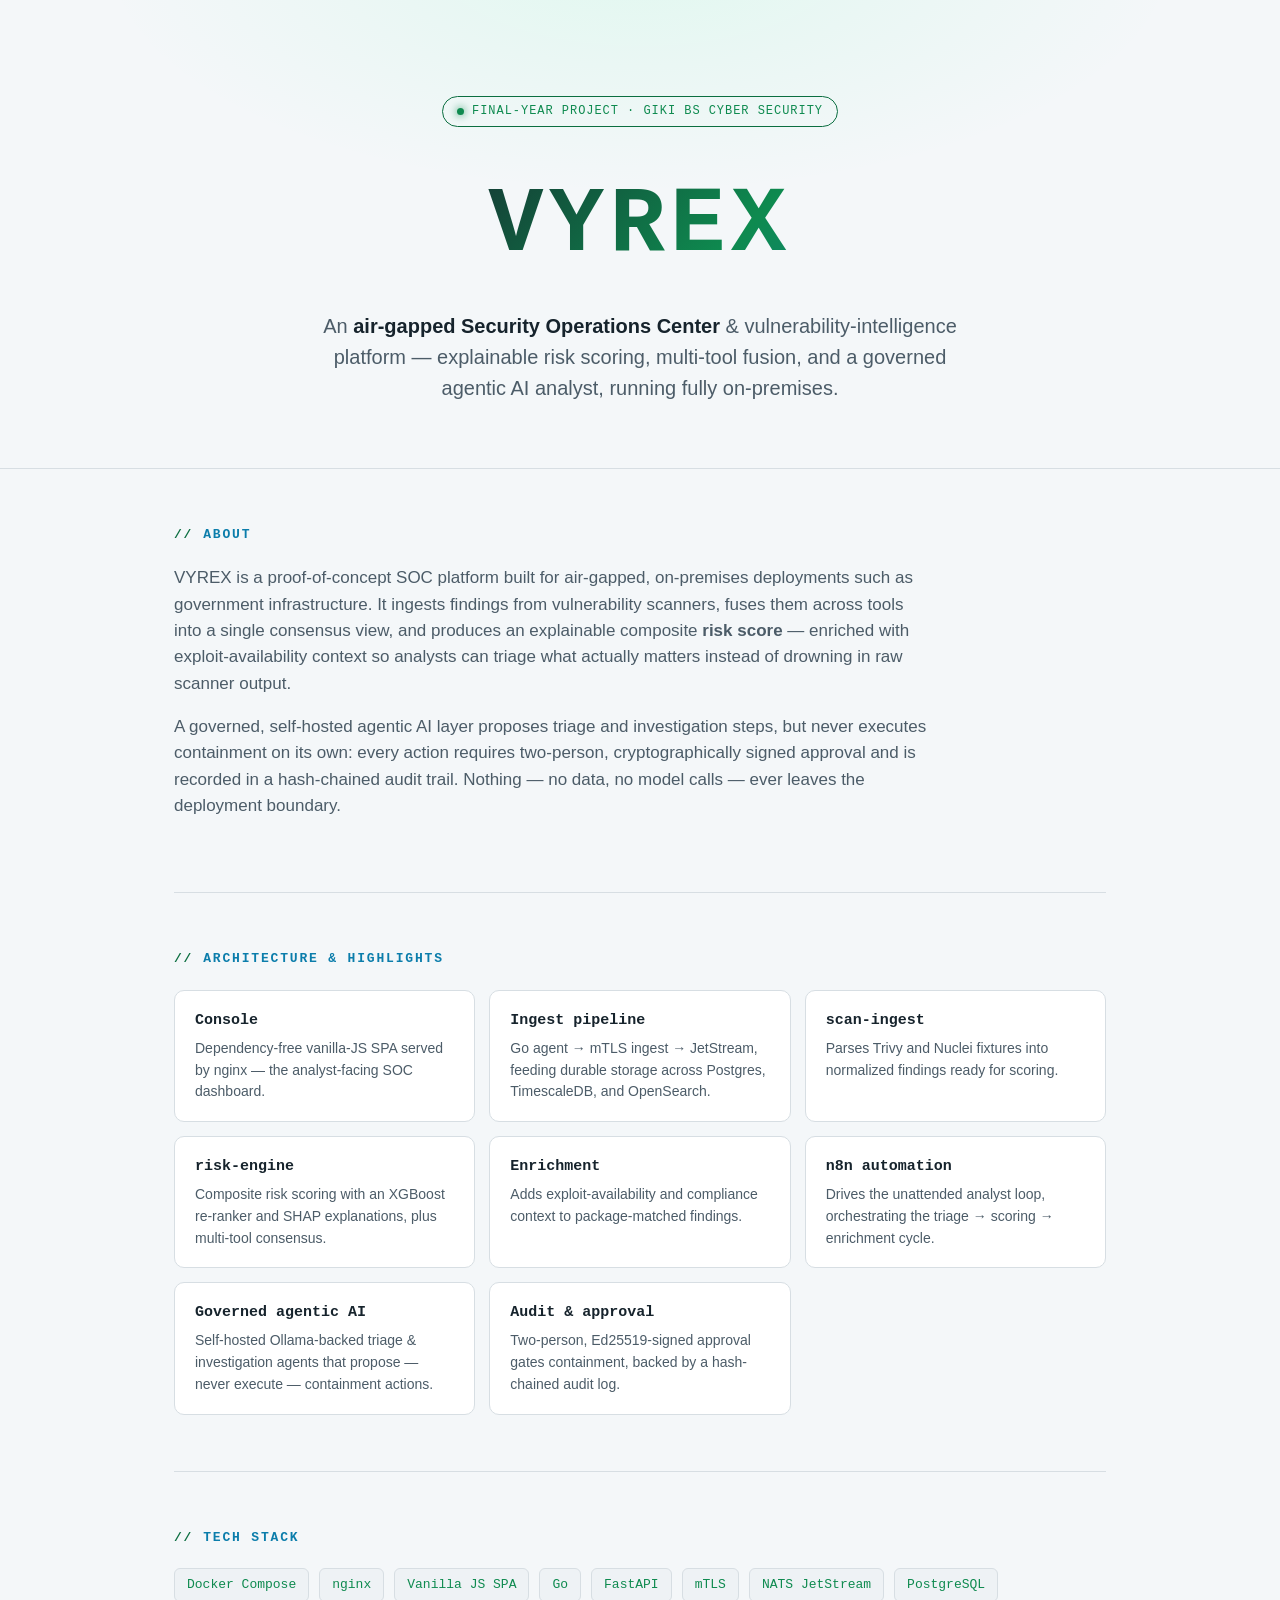
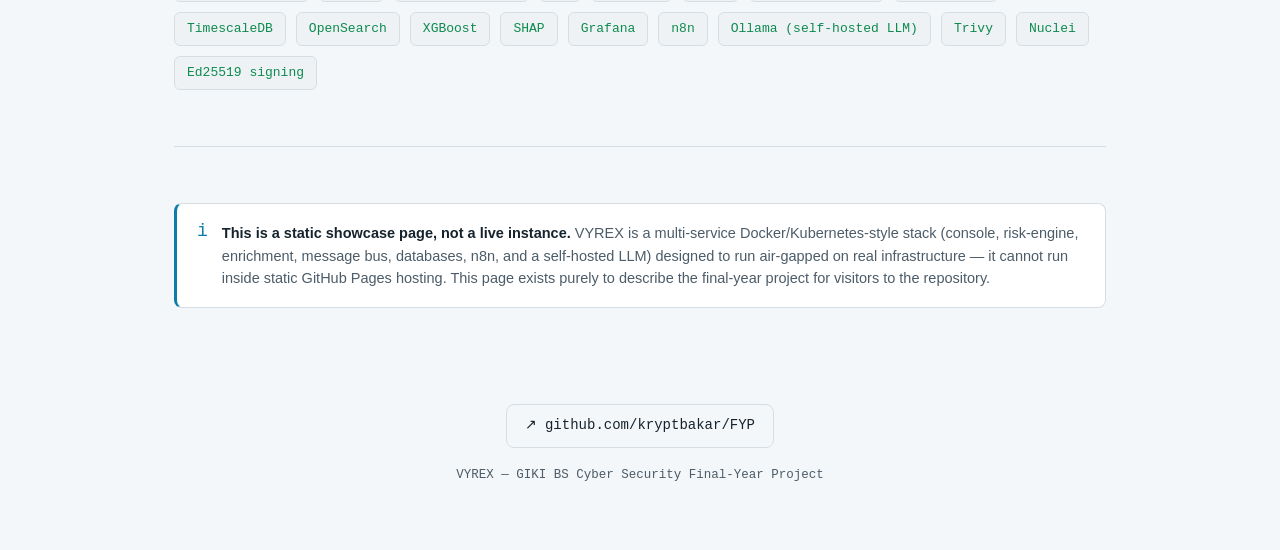
<file: index.html>
<!DOCTYPE html>
<html lang="en">
<head>
<meta charset="UTF-8">
<meta name="viewport" content="width=device-width, initial-scale=1.0">
<title>VYREX — Air-Gapped SOC & Vulnerability-Intelligence Platform</title>
<style>
  :root {
    --bg: #06090c;
    --bg-panel: #0d1117;
    --bg-panel-2: #10161d;
    --border: #1c2733;
    --text: #d7e2ea;
    --text-dim: #8ea0ad;
    --accent: #39ff9d;
    --accent-dim: #1f8f5c;
    --accent2: #4fd1ff;
    --mono: "SF Mono", "Cascadia Code", "Consolas", "Courier New", monospace;
  }
  @media (prefers-color-scheme: light) {
    :root {
      --bg: #f4f7f9;
      --bg-panel: #ffffff;
      --bg-panel-2: #eef2f5;
      --border: #d7dee3;
      --text: #16232c;
      --text-dim: #4c5c68;
      --accent: #0e8a4f;
      --accent-dim: #0b6e40;
      --accent2: #0b7dab;
    }
  }
  * { box-sizing: border-box; }
  html, body {
    margin: 0; padding: 0;
    background: var(--bg);
    color: var(--text);
    font-family: -apple-system, BlinkMacSystemFont, "Segoe UI", Roboto, Helvetica, Arial, sans-serif;
    line-height: 1.55;
    overflow-x: hidden;
  }
  a { color: var(--accent2); text-decoration: none; }
  a:hover { text-decoration: underline; }

  .scanlines {
    position: fixed; inset: 0;
    pointer-events: none;
    background: repeating-linear-gradient(
      to bottom,
      rgba(57, 255, 157, 0.025) 0px,
      rgba(57, 255, 157, 0.025) 1px,
      transparent 1px,
      transparent 3px
    );
    z-index: 1;
  }
  @media (prefers-color-scheme: light) { .scanlines { display: none; } }

  .wrap {
    max-width: 980px;
    margin: 0 auto;
    padding: 0 24px;
  }

  header.hero {
    position: relative;
    padding: 96px 0 64px;
    border-bottom: 1px solid var(--border);
    background:
      radial-gradient(ellipse 900px 400px at 50% -10%, rgba(57,255,157,0.10), transparent 60%);
    text-align: center;
  }
  .badge {
    display: inline-flex;
    align-items: center;
    gap: 8px;
    font-family: var(--mono);
    font-size: 12px;
    letter-spacing: 0.08em;
    text-transform: uppercase;
    color: var(--accent);
    border: 1px solid var(--accent-dim);
    border-radius: 999px;
    padding: 5px 14px;
    margin-bottom: 28px;
  }
  .badge::before {
    content: "";
    width: 7px; height: 7px;
    border-radius: 50%;
    background: var(--accent);
    box-shadow: 0 0 8px var(--accent);
  }
  h1.logo {
    font-family: var(--mono);
    font-size: clamp(48px, 9vw, 92px);
    letter-spacing: 0.06em;
    margin: 0 0 14px;
    font-weight: 700;
    background: linear-gradient(135deg, var(--text) 20%, var(--accent) 60%, var(--accent2) 100%);
    -webkit-background-clip: text;
    background-clip: text;
    -webkit-text-fill-color: transparent;
  }
  .tagline {
    font-size: clamp(16px, 2.4vw, 20px);
    color: var(--text-dim);
    max-width: 640px;
    margin: 0 auto;
  }
  .tagline strong { color: var(--text); font-weight: 600; }

  section {
    padding: 56px 0;
    border-bottom: 1px solid var(--border);
  }
  section:last-of-type { border-bottom: none; }

  h2 {
    font-family: var(--mono);
    font-size: 13px;
    letter-spacing: 0.14em;
    text-transform: uppercase;
    color: var(--accent2);
    margin: 0 0 20px;
    display: flex;
    align-items: center;
    gap: 10px;
  }
  h2::before { content: "//"; color: var(--accent-dim); }

  .about p {
    font-size: 17px;
    color: var(--text-dim);
    max-width: 760px;
  }

  .grid {
    display: grid;
    grid-template-columns: repeat(auto-fit, minmax(260px, 1fr));
    gap: 14px;
  }
  .card {
    background: var(--bg-panel);
    border: 1px solid var(--border);
    border-radius: 10px;
    padding: 18px 20px;
    transition: border-color 0.15s ease, transform 0.15s ease;
  }
  .card:hover {
    border-color: var(--accent-dim);
    transform: translateY(-2px);
  }
  .card h3 {
    margin: 0 0 6px;
    font-size: 15px;
    color: var(--text);
    font-family: var(--mono);
  }
  .card p {
    margin: 0;
    font-size: 14px;
    color: var(--text-dim);
  }

  .tags {
    display: flex;
    flex-wrap: wrap;
    gap: 10px;
  }
  .tag {
    font-family: var(--mono);
    font-size: 13px;
    color: var(--accent);
    background: var(--bg-panel-2);
    border: 1px solid var(--border);
    border-radius: 6px;
    padding: 6px 12px;
  }

  .notice {
    display: flex;
    gap: 14px;
    align-items: flex-start;
    background: var(--bg-panel);
    border: 1px solid var(--border);
    border-left: 3px solid var(--accent2);
    border-radius: 8px;
    padding: 18px 20px;
    font-size: 14.5px;
    color: var(--text-dim);
  }
  .notice .icon {
    font-family: var(--mono);
    color: var(--accent2);
    font-size: 18px;
    line-height: 1;
  }
  .notice strong { color: var(--text); }

  footer {
    padding: 40px 0 64px;
    text-align: center;
  }
  footer .repo-link {
    font-family: var(--mono);
    font-size: 14px;
    display: inline-flex;
    align-items: center;
    gap: 8px;
    border: 1px solid var(--border);
    border-radius: 8px;
    padding: 10px 18px;
    color: var(--text);
  }
  footer .repo-link:hover {
    border-color: var(--accent-dim);
    text-decoration: none;
    color: var(--accent);
  }
  footer .fine-print {
    margin-top: 18px;
    font-size: 12.5px;
    color: var(--text-dim);
    font-family: var(--mono);
  }
</style>
</head>
<body>
<div class="scanlines"></div>

<header class="hero">
  <div class="wrap">
    <span class="badge">Final-Year Project · GIKI BS Cyber Security</span>
    <h1 class="logo">VYREX</h1>
    <p class="tagline">
      An <strong>air-gapped Security Operations Center</strong> &amp; vulnerability-intelligence
      platform — explainable risk scoring, multi-tool fusion, and a governed agentic AI analyst,
      running fully on-premises.
    </p>
  </div>
</header>

<main class="wrap">

  <section class="about">
    <h2>About</h2>
    <p>
      VYREX is a proof-of-concept SOC platform built for air-gapped, on-premises deployments
      such as government infrastructure. It ingests findings from vulnerability scanners,
      fuses them across tools into a single consensus view, and produces an explainable
      composite <strong>risk score</strong> — enriched with exploit-availability context so
      analysts can triage what actually matters instead of drowning in raw scanner output.
    </p>
    <p>
      A governed, self-hosted agentic AI layer proposes triage and investigation steps, but
      never executes containment on its own: every action requires two-person, cryptographically
      signed approval and is recorded in a hash-chained audit trail. Nothing — no data, no model
      calls — ever leaves the deployment boundary.
    </p>
  </section>

  <section class="architecture">
    <h2>Architecture &amp; Highlights</h2>
    <div class="grid">
      <div class="card">
        <h3>Console</h3>
        <p>Dependency-free vanilla-JS SPA served by nginx — the analyst-facing SOC dashboard.</p>
      </div>
      <div class="card">
        <h3>Ingest pipeline</h3>
        <p>Go agent → mTLS ingest → JetStream, feeding durable storage across Postgres, TimescaleDB, and OpenSearch.</p>
      </div>
      <div class="card">
        <h3>scan-ingest</h3>
        <p>Parses Trivy and Nuclei fixtures into normalized findings ready for scoring.</p>
      </div>
      <div class="card">
        <h3>risk-engine</h3>
        <p>Composite risk scoring with an XGBoost re-ranker and SHAP explanations, plus multi-tool consensus.</p>
      </div>
      <div class="card">
        <h3>Enrichment</h3>
        <p>Adds exploit-availability and compliance context to package-matched findings.</p>
      </div>
      <div class="card">
        <h3>n8n automation</h3>
        <p>Drives the unattended analyst loop, orchestrating the triage → scoring → enrichment cycle.</p>
      </div>
      <div class="card">
        <h3>Governed agentic AI</h3>
        <p>Self-hosted Ollama-backed triage &amp; investigation agents that propose — never execute — containment actions.</p>
      </div>
      <div class="card">
        <h3>Audit &amp; approval</h3>
        <p>Two-person, Ed25519-signed approval gates containment, backed by a hash-chained audit log.</p>
      </div>
    </div>
  </section>

  <section class="stack">
    <h2>Tech Stack</h2>
    <div class="tags">
      <span class="tag">Docker Compose</span>
      <span class="tag">nginx</span>
      <span class="tag">Vanilla JS SPA</span>
      <span class="tag">Go</span>
      <span class="tag">FastAPI</span>
      <span class="tag">mTLS</span>
      <span class="tag">NATS JetStream</span>
      <span class="tag">PostgreSQL</span>
      <span class="tag">TimescaleDB</span>
      <span class="tag">OpenSearch</span>
      <span class="tag">XGBoost</span>
      <span class="tag">SHAP</span>
      <span class="tag">Grafana</span>
      <span class="tag">n8n</span>
      <span class="tag">Ollama (self-hosted LLM)</span>
      <span class="tag">Trivy</span>
      <span class="tag">Nuclei</span>
      <span class="tag">Ed25519 signing</span>
    </div>
  </section>

  <section class="showcase-note">
    <div class="notice">
      <span class="icon">i</span>
      <div>
        <strong>This is a static showcase page, not a live instance.</strong>
        VYREX is a multi-service Docker/Kubernetes-style stack (console, risk-engine,
        enrichment, message bus, databases, n8n, and a self-hosted LLM) designed to run
        air-gapped on real infrastructure — it cannot run inside static GitHub Pages hosting.
        This page exists purely to describe the final-year project for visitors to the repository.
      </div>
    </div>
  </section>

</main>

<footer>
  <div class="wrap">
    <a class="repo-link" href="https://github.com/kryptbakar/FYP">
      <span>&#8599;</span> github.com/kryptbakar/FYP
    </a>
    <div class="fine-print">VYREX — GIKI BS Cyber Security Final-Year Project</div>
  </div>
</footer>

</body>
</html>
</file>
